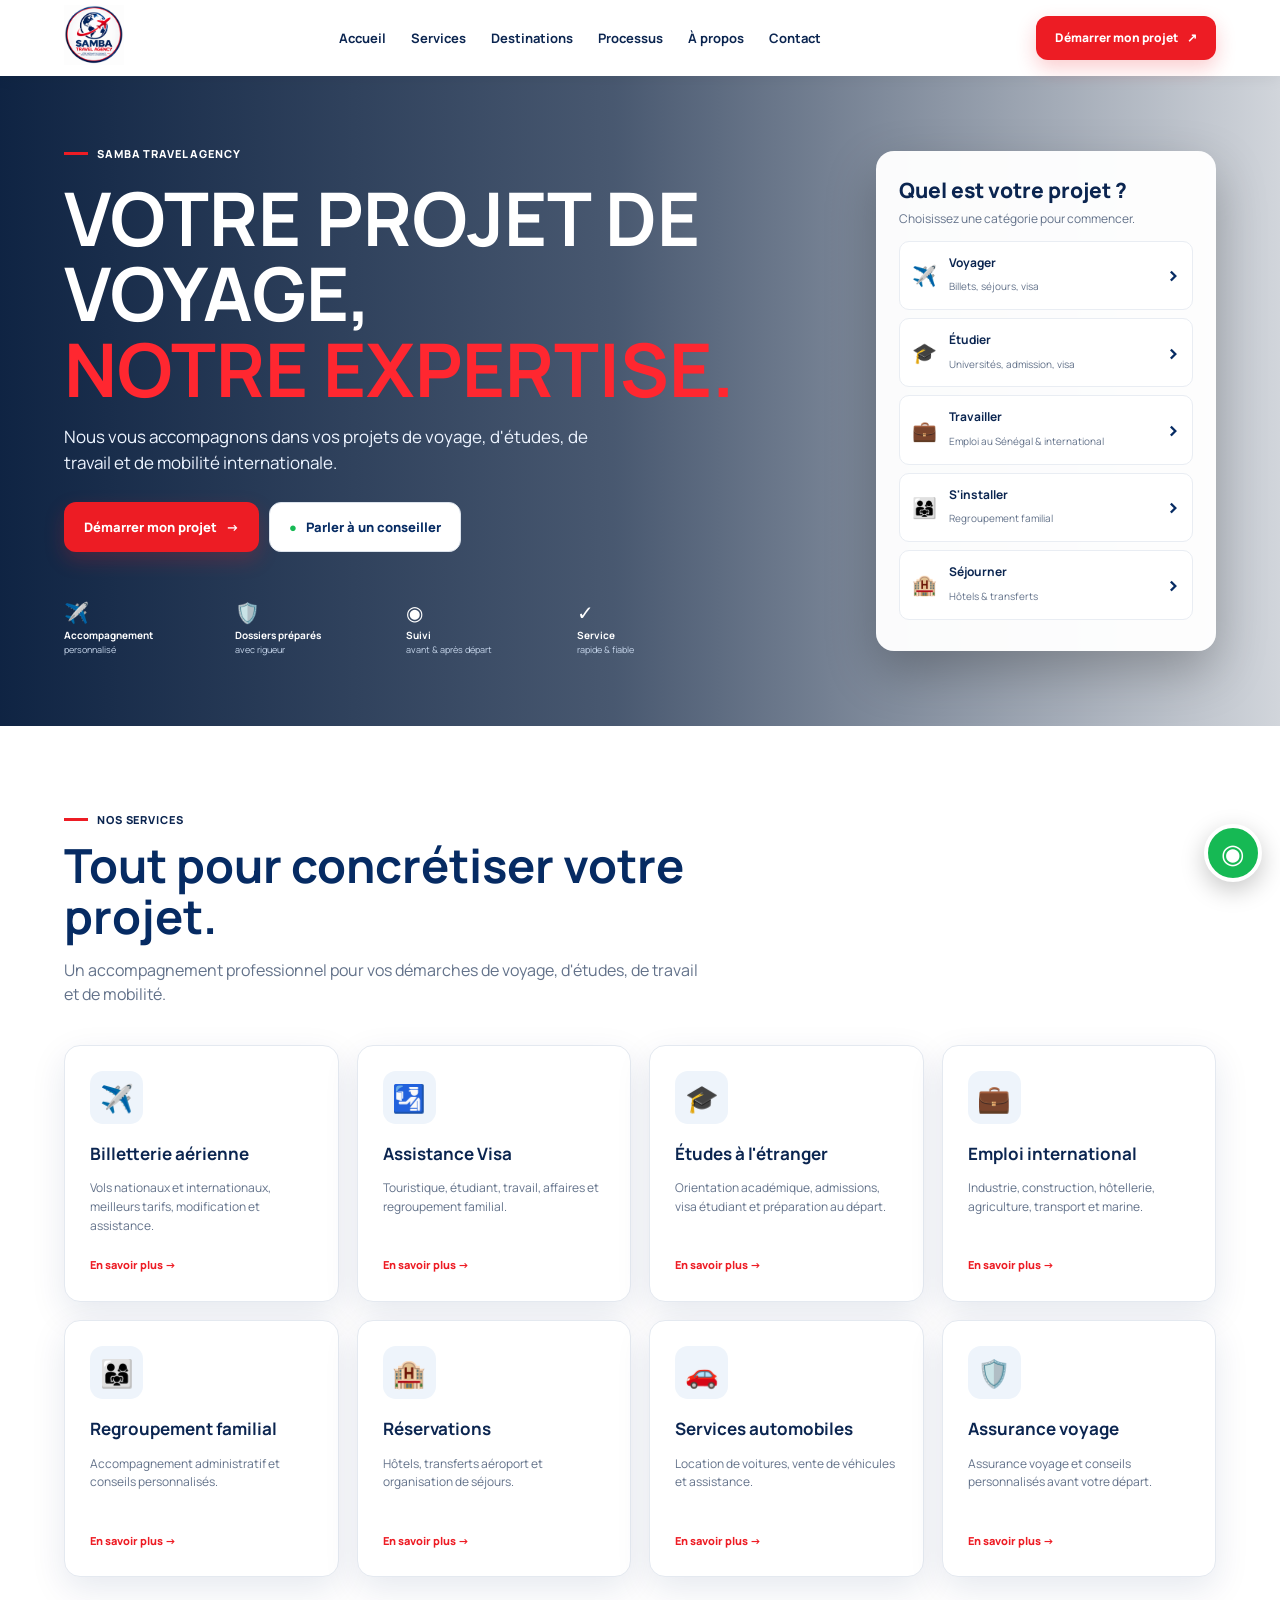
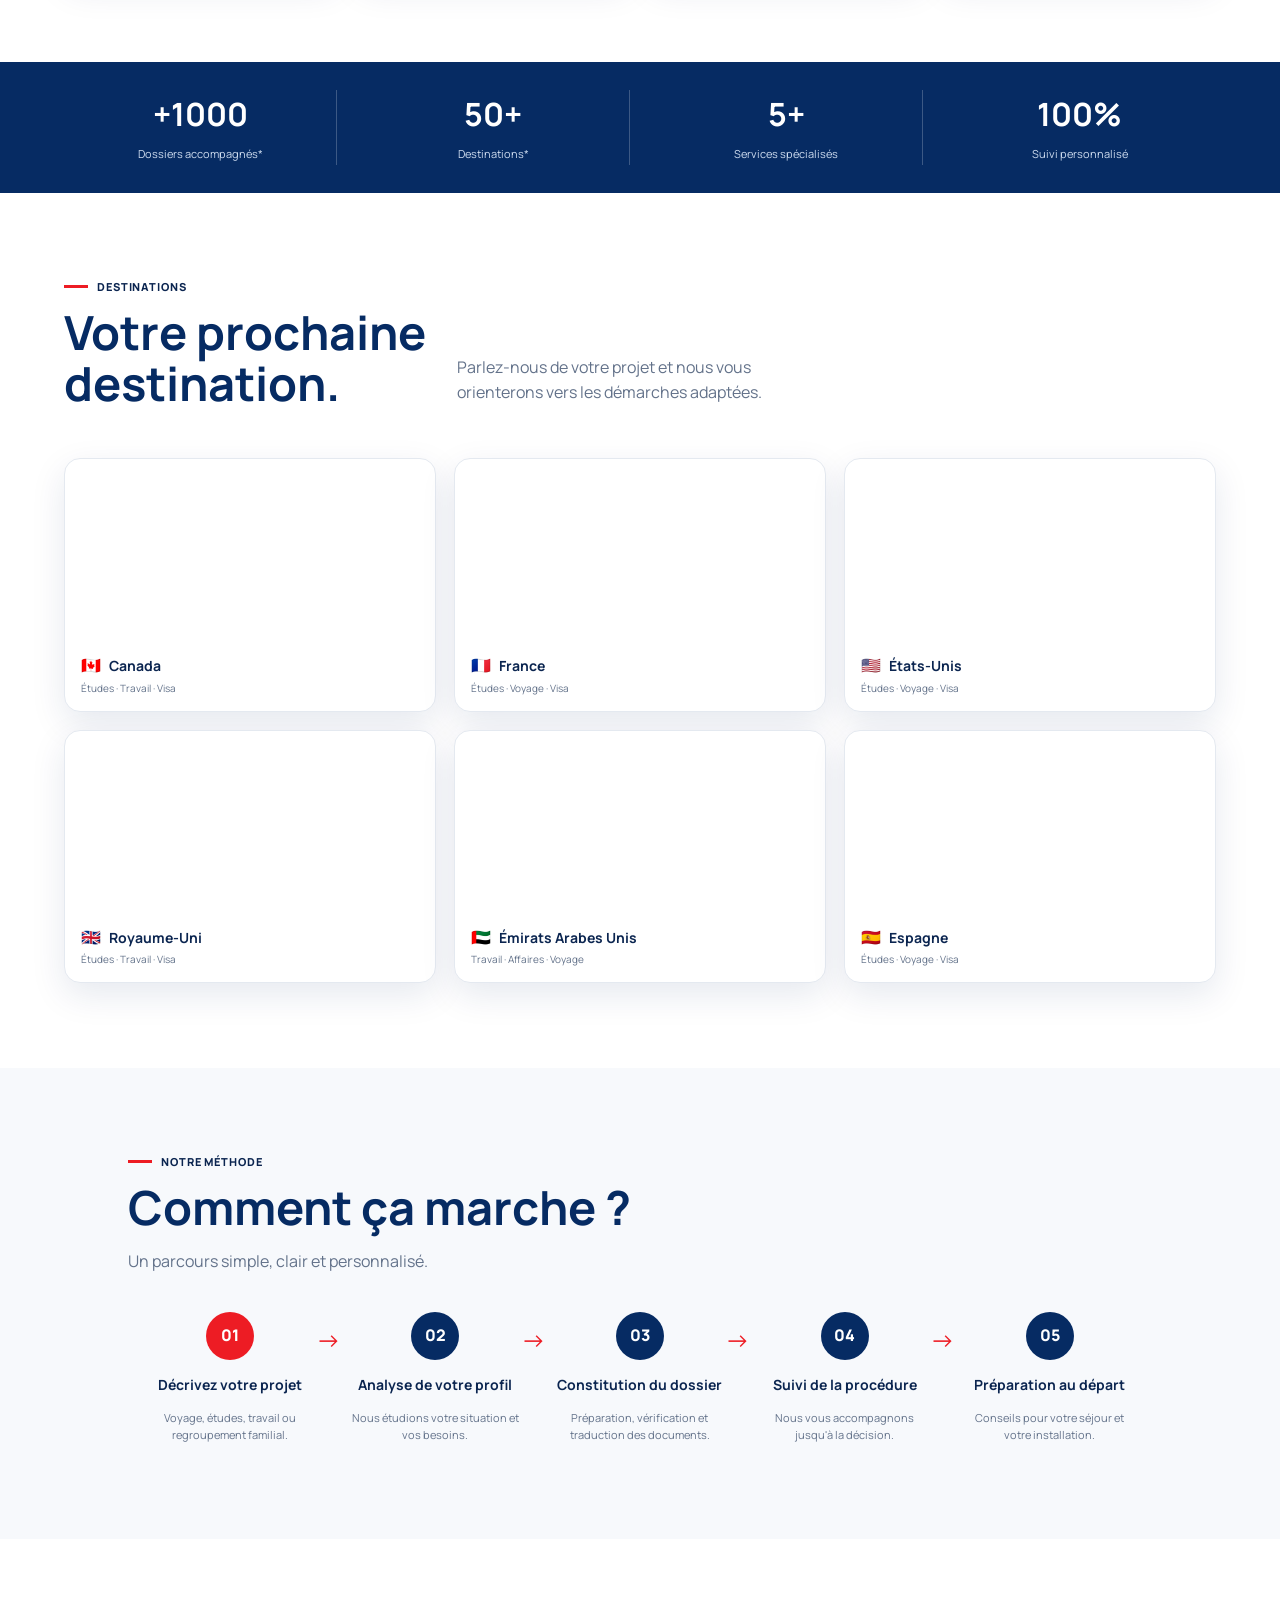
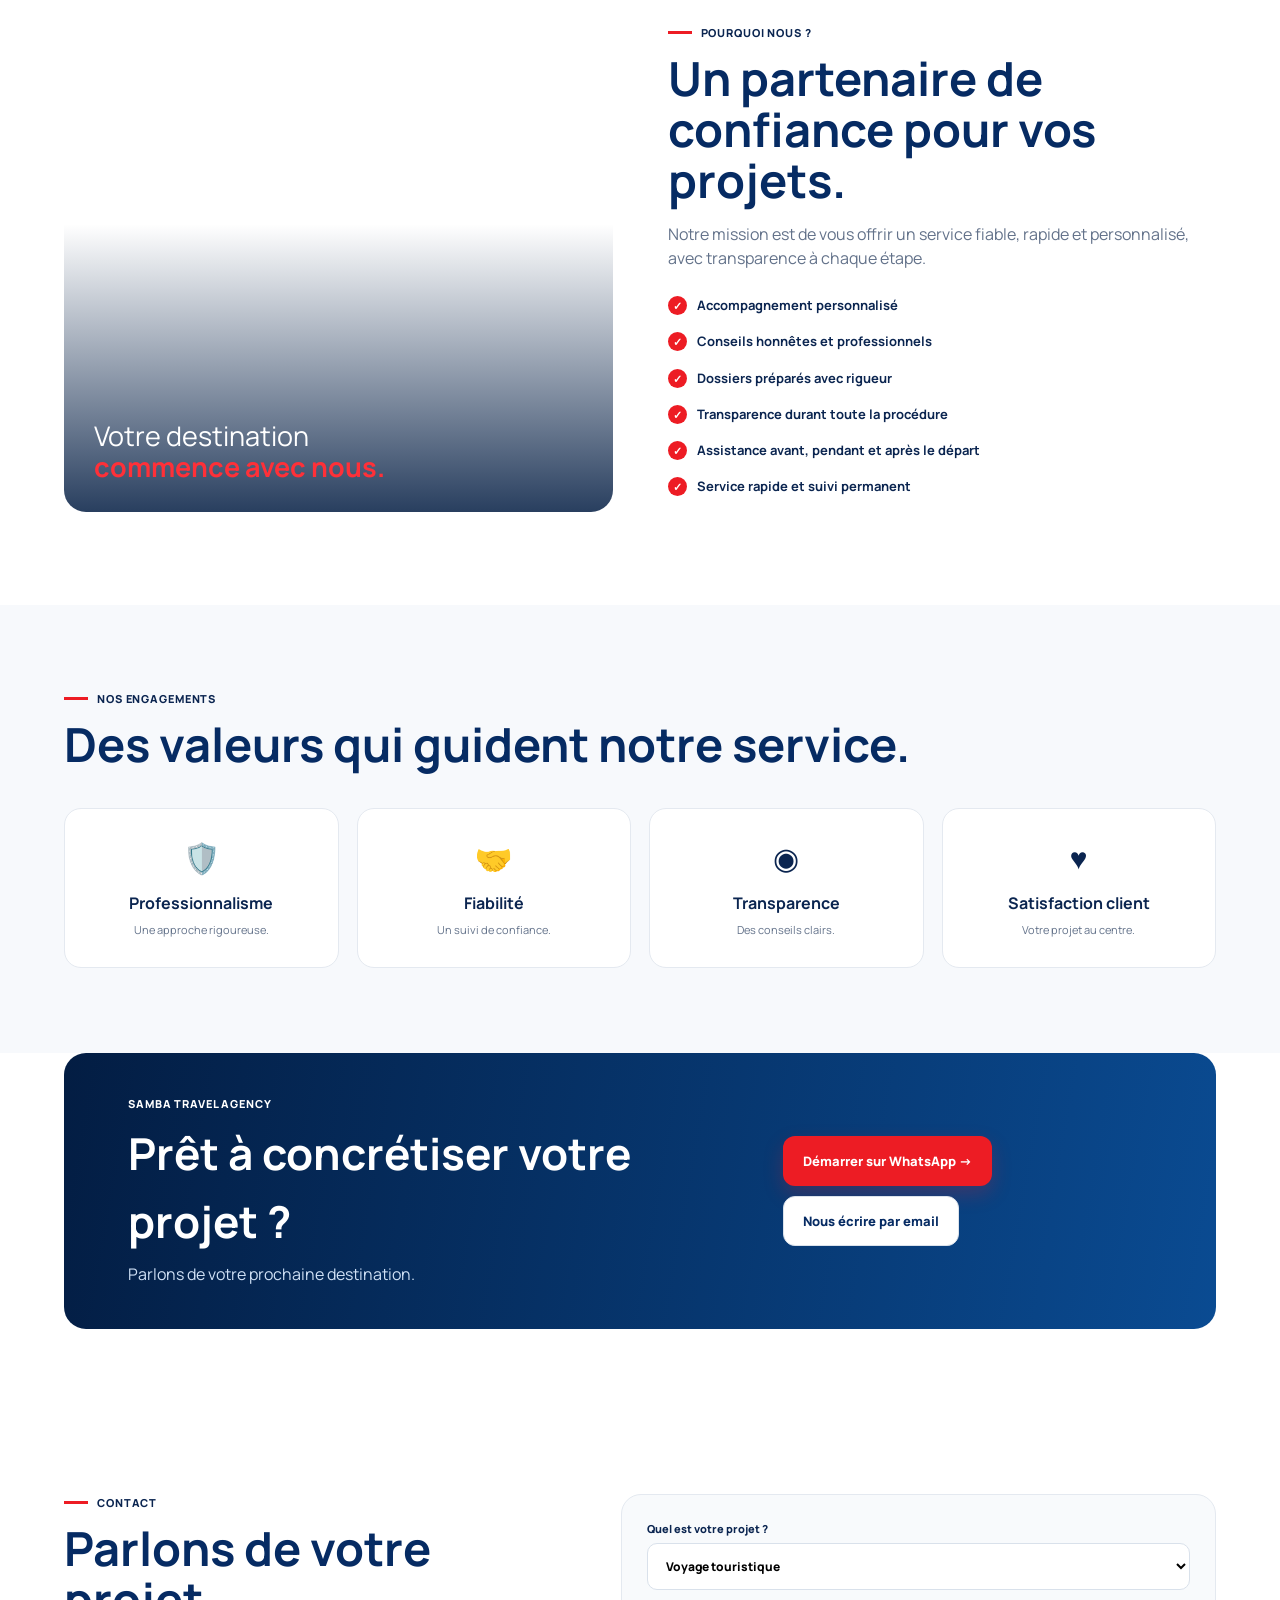
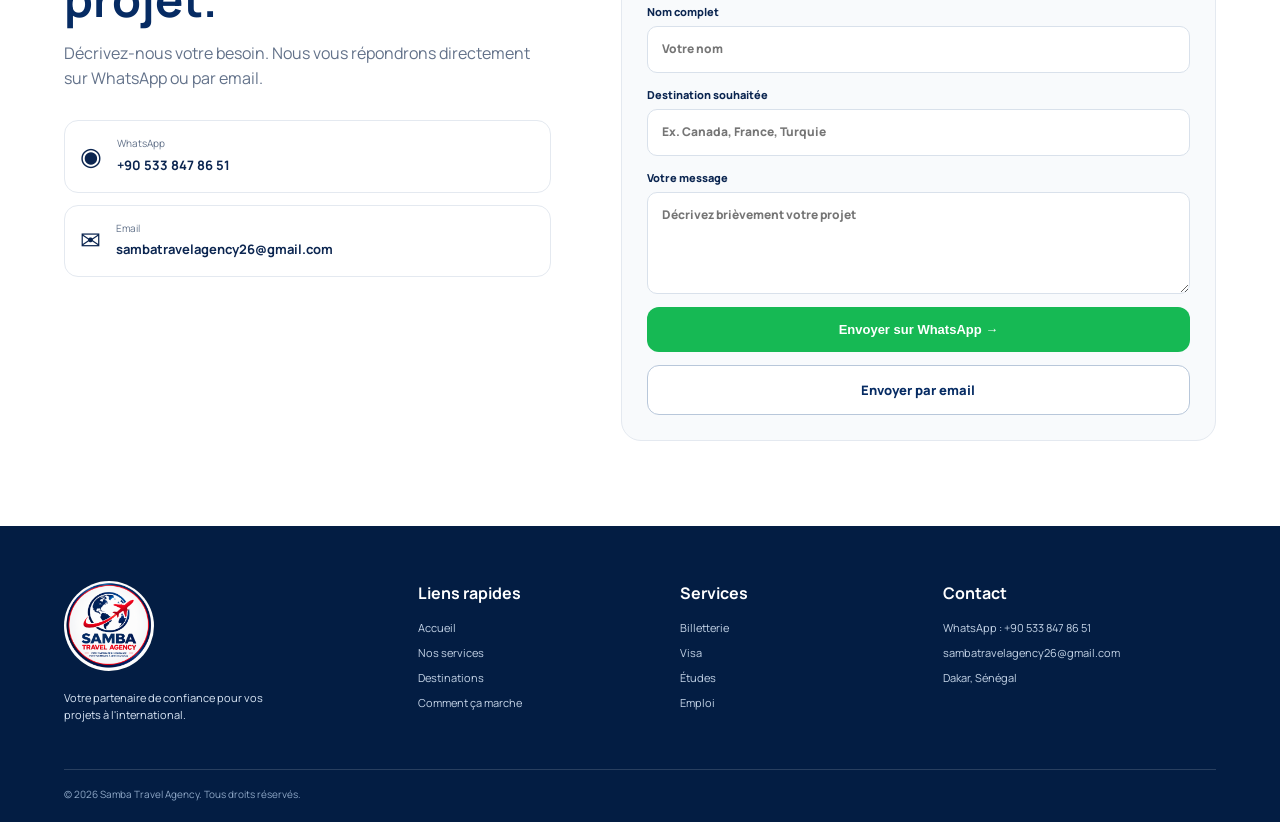
<file: index.html>
<!DOCTYPE html>
<html lang="fr">
<head>
  <meta charset="UTF-8" />
  <meta name="viewport" content="width=device-width, initial-scale=1.0" />
  <meta name="theme-color" content="#062B63" />
  <meta name="description" content="Samba Travel Agency — accompagnement pour vos projets de voyage, visa, études, emploi et mobilité internationale." />
  <title>Samba Travel Agency | Votre destination commence avec nous</title>
  <link rel="preconnect" href="https://fonts.googleapis.com">
  <link rel="preconnect" href="https://fonts.gstatic.com" crossorigin>
  <link href="https://fonts.googleapis.com/css2?family=Manrope:wght@400;500;600;700;800&display=swap" rel="stylesheet">
  <link rel="stylesheet" href="styles.css" />
</head>
<body>
  <header class="site-header">
    <a class="brand" href="#accueil" aria-label="Samba Travel Agency">
      <img src="logo-samba.png" alt="Logo Samba Travel Agency">
    </a>
    <nav class="desktop-nav" aria-label="Navigation principale">
      <a href="#accueil">Accueil</a>
      <a href="#services">Services</a>
      <a href="#destinations">Destinations</a>
      <a href="#processus">Processus</a>
      <a href="#apropos">À propos</a>
      <a href="#contact">Contact</a>
    </nav>
    <a class="btn btn-red header-cta" data-whatsapp href="#">Démarrer mon projet <span>↗</span></a>
    <button class="menu-btn" id="menuBtn" aria-label="Ouvrir le menu">☰</button>
  </header>

  <div class="mobile-menu" id="mobileMenu">
    <a href="#accueil">Accueil</a>
    <a href="#services">Nos services</a>
    <a href="#destinations">Destinations</a>
    <a href="#processus">Comment ça marche</a>
    <a href="#apropos">À propos</a>
    <a href="#contact">Contact</a>
    <a class="btn btn-red" data-whatsapp href="#">Parler à un conseiller WhatsApp</a>
  </div>

  <main>
    <section class="hero" id="accueil">
      <div class="hero-overlay"></div>
      <div class="hero-content">
        <div class="eyebrow"><i></i> SAMBA TRAVEL AGENCY</div>
        <h1>Votre projet de voyage,<br><strong>notre expertise.</strong></h1>
        <p>Nous vous accompagnons dans vos projets de voyage, d'études, de travail et de mobilité internationale.</p>
        <div class="hero-actions">
          <a class="btn btn-red" data-whatsapp href="#">Démarrer mon projet <span>→</span></a>
          <a class="btn btn-light" data-whatsapp href="#"><span class="wa">●</span> Parler à un conseiller</a>
        </div>
        <div class="trust-row">
          <span>✈️ <b>Accompagnement</b><small>personnalisé</small></span>
          <span>🛡️ <b>Dossiers préparés</b><small>avec rigueur</small></span>
          <span>◉ <b>Suivi</b><small>avant & après départ</small></span>
          <span>✓ <b>Service</b><small>rapide & fiable</small></span>
        </div>
      </div>

      <div class="project-card">
        <div class="project-title">Quel est votre projet ?</div>
        <p>Choisissez une catégorie pour commencer.</p>
        <a href="#contact" class="project-item"><span>✈️</span><div><b>Voyager</b><small>Billets, séjours, visa</small></div><strong>›</strong></a>
        <a href="#contact" class="project-item"><span>🎓</span><div><b>Étudier</b><small>Universités, admission, visa</small></div><strong>›</strong></a>
        <a href="#contact" class="project-item"><span>💼</span><div><b>Travailler</b><small>Emploi au Sénégal & international</small></div><strong>›</strong></a>
        <a href="#contact" class="project-item"><span>👨‍👩‍👧</span><div><b>S'installer</b><small>Regroupement familial</small></div><strong>›</strong></a>
        <a href="#contact" class="project-item"><span>🏨</span><div><b>Séjourner</b><small>Hôtels & transferts</small></div><strong>›</strong></a>
      </div>
    </section>

    <section class="section" id="services">
      <div class="section-heading">
        <div class="eyebrow"><i></i> NOS SERVICES</div>
        <h2>Tout pour concrétiser votre projet.</h2>
        <p>Un accompagnement professionnel pour vos démarches de voyage, d'études, de travail et de mobilité.</p>
      </div>
      <div class="services-grid">
        <article class="service-card">
          <div class="service-icon">✈️</div><h3>Billetterie aérienne</h3>
          <p>Vols nationaux et internationaux, meilleurs tarifs, modification et assistance.</p>
          <a href="#contact">En savoir plus →</a>
        </article>
        <article class="service-card">
          <div class="service-icon">🛂</div><h3>Assistance Visa</h3>
          <p>Touristique, étudiant, travail, affaires et regroupement familial.</p>
          <a href="#contact">En savoir plus →</a>
        </article>
        <article class="service-card">
          <div class="service-icon">🎓</div><h3>Études à l'étranger</h3>
          <p>Orientation académique, admissions, visa étudiant et préparation au départ.</p>
          <a href="#contact">En savoir plus →</a>
        </article>
        <article class="service-card">
          <div class="service-icon">💼</div><h3>Emploi international</h3>
          <p>Industrie, construction, hôtellerie, agriculture, transport et marine.</p>
          <a href="#contact">En savoir plus →</a>
        </article>
        <article class="service-card">
          <div class="service-icon">👨‍👩‍👧</div><h3>Regroupement familial</h3>
          <p>Accompagnement administratif et conseils personnalisés.</p>
          <a href="#contact">En savoir plus →</a>
        </article>
        <article class="service-card">
          <div class="service-icon">🏨</div><h3>Réservations</h3>
          <p>Hôtels, transferts aéroport et organisation de séjours.</p>
          <a href="#contact">En savoir plus →</a>
        </article>
        <article class="service-card">
          <div class="service-icon">🚗</div><h3>Services automobiles</h3>
          <p>Location de voitures, vente de véhicules et assistance.</p>
          <a href="#contact">En savoir plus →</a>
        </article>
        <article class="service-card">
          <div class="service-icon">🛡️</div><h3>Assurance voyage</h3>
          <p>Assurance voyage et conseils personnalisés avant votre départ.</p>
          <a href="#contact">En savoir plus →</a>
        </article>
      </div>
    </section>

    <section class="stats">
      <div><strong>+1000</strong><span>Dossiers accompagnés*</span></div>
      <div><strong>50+</strong><span>Destinations*</span></div>
      <div><strong>5+</strong><span>Services spécialisés</span></div>
      <div><strong>100%</strong><span>Suivi personnalisé</span></div>
    </section>

    <section class="section destinations" id="destinations">
      <div class="section-heading row-heading">
        <div><div class="eyebrow"><i></i> DESTINATIONS</div><h2>Votre prochaine destination.</h2></div>
        <p>Parlez-nous de votre projet et nous vous orienterons vers les démarches adaptées.</p>
      </div>
      <div class="destination-grid">
        <a href="#contact" class="destination"><div class="dest-photo canada"></div><div><span>🇨🇦</span><b>Canada</b><small>Études · Travail · Visa</small></div></a>
        <a href="#contact" class="destination"><div class="dest-photo france"></div><div><span>🇫🇷</span><b>France</b><small>Études · Voyage · Visa</small></div></a>
        <a href="#contact" class="destination"><div class="dest-photo usa"></div><div><span>🇺🇸</span><b>États-Unis</b><small>Études · Voyage · Visa</small></div></a>
        <a href="#contact" class="destination"><div class="dest-photo uk"></div><div><span>🇬🇧</span><b>Royaume-Uni</b><small>Études · Travail · Visa</small></div></a>
        <a href="#contact" class="destination"><div class="dest-photo uae"></div><div><span>🇦🇪</span><b>Émirats Arabes Unis</b><small>Travail · Affaires · Voyage</small></div></a>
        <a href="#contact" class="destination"><div class="dest-photo spain"></div><div><span>🇪🇸</span><b>Espagne</b><small>Études · Voyage · Visa</small></div></a>
      </div>
    </section>

    <section class="process section" id="processus">
      <div class="section-heading">
        <div class="eyebrow"><i></i> NOTRE MÉTHODE</div>
        <h2>Comment ça marche ?</h2>
        <p>Un parcours simple, clair et personnalisé.</p>
      </div>
      <div class="steps">
        <div class="step"><span>01</span><div><h3>Décrivez votre projet</h3><p>Voyage, études, travail ou regroupement familial.</p></div></div>
        <div class="step"><span>02</span><div><h3>Analyse de votre profil</h3><p>Nous étudions votre situation et vos besoins.</p></div></div>
        <div class="step"><span>03</span><div><h3>Constitution du dossier</h3><p>Préparation, vérification et traduction des documents.</p></div></div>
        <div class="step"><span>04</span><div><h3>Suivi de la procédure</h3><p>Nous vous accompagnons jusqu'à la décision.</p></div></div>
        <div class="step"><span>05</span><div><h3>Préparation au départ</h3><p>Conseils pour votre séjour et votre installation.</p></div></div>
      </div>
    </section>

    <section class="why section" id="apropos">
      <div class="why-image">
        <div class="why-copy">Votre destination<br><strong>commence avec nous.</strong></div>
      </div>
      <div class="why-content">
        <div class="eyebrow"><i></i> POURQUOI NOUS ?</div>
        <h2>Un partenaire de confiance pour vos projets.</h2>
        <p>Notre mission est de vous offrir un service fiable, rapide et personnalisé, avec transparence à chaque étape.</p>
        <ul>
          <li>Accompagnement personnalisé</li>
          <li>Conseils honnêtes et professionnels</li>
          <li>Dossiers préparés avec rigueur</li>
          <li>Transparence durant toute la procédure</li>
          <li>Assistance avant, pendant et après le départ</li>
          <li>Service rapide et suivi permanent</li>
        </ul>
      </div>
    </section>

    <section class="section commitments">
      <div class="section-heading"><div class="eyebrow"><i></i> NOS ENGAGEMENTS</div><h2>Des valeurs qui guident notre service.</h2></div>
      <div class="commit-grid">
        <div><span>🛡️</span><b>Professionnalisme</b><small>Une approche rigoureuse.</small></div>
        <div><span>🤝</span><b>Fiabilité</b><small>Un suivi de confiance.</small></div>
        <div><span>◉</span><b>Transparence</b><small>Des conseils clairs.</small></div>
        <div><span>♥</span><b>Satisfaction client</b><small>Votre projet au centre.</small></div>
      </div>
    </section>

    <section class="cta-banner">
      <div><div class="eyebrow">SAMBA TRAVEL AGENCY</div><h2>Prêt à concrétiser votre projet ?</h2><p>Parlons de votre prochaine destination.</p></div>
      <div class="cta-actions"><a class="btn btn-red" data-whatsapp href="#">Démarrer sur WhatsApp →</a><a class="btn btn-light" href="mailto:sambatravelagency26@gmail.com">Nous écrire par email</a></div>
    </section>

    <section class="section contact" id="contact">
      <div class="contact-info">
        <div class="eyebrow"><i></i> CONTACT</div>
        <h2>Parlons de votre projet.</h2>
        <p>Décrivez-nous votre besoin. Nous vous répondrons directement sur WhatsApp ou par email.</p>
        <div class="contact-links">
          <a data-whatsapp href="#"><span>◉</span><div><small>WhatsApp</small><b>+90 533 847 86 51</b></div></a>
          <a href="mailto:sambatravelagency26@gmail.com"><span>✉</span><div><small>Email</small><b>sambatravelagency26@gmail.com</b></div></a>
        </div>
      </div>
      <form id="contactForm" class="contact-form">
        <label>Quel est votre projet ?
          <select id="project">
            <option>Voyage touristique</option><option>Assistance visa</option><option>Études à l'étranger</option>
            <option>Emploi international</option><option>Regroupement familial</option><option>Billetterie</option><option>Autre</option>
          </select>
        </label>
        <label>Nom complet<input id="name" type="text" placeholder="Votre nom" required></label>
        <label>Destination souhaitée<input id="destination" type="text" placeholder="Ex. Canada, France, Turquie"></label>
        <label>Votre message<textarea id="message" rows="4" placeholder="Décrivez brièvement votre projet"></textarea></label>
        <button class="btn btn-green" type="submit">Envoyer sur WhatsApp →</button>
        <a class="btn btn-outline" href="mailto:sambatravelagency26@gmail.com">Envoyer par email</a>
      </form>
    </section>
  </main>

  <footer class="footer">
    <div class="footer-brand"><img src="logo-samba.png" alt="Samba Travel Agency"><p>Votre partenaire de confiance pour vos projets à l'international.</p></div>
    <div><h4>Liens rapides</h4><a href="#accueil">Accueil</a><a href="#services">Nos services</a><a href="#destinations">Destinations</a><a href="#processus">Comment ça marche</a></div>
    <div><h4>Services</h4><a href="#services">Billetterie</a><a href="#services">Visa</a><a href="#services">Études</a><a href="#services">Emploi</a></div>
    <div><h4>Contact</h4><a data-whatsapp href="#">WhatsApp : +90 533 847 86 51</a><a href="mailto:sambatravelagency26@gmail.com">sambatravelagency26@gmail.com</a><span>Dakar, Sénégal</span></div>
    <div class="footer-bottom">© 2026 Samba Travel Agency. Tous droits réservés.</div>
  </footer>

  <a class="floating-wa" data-whatsapp href="#" aria-label="Contacter Samba Travel Agency sur WhatsApp">◉</a>

  <script>
    const phone = "905338478651";
    const defaultMessage = "Bonjour Samba Travel Agency, je souhaite avoir des informations sur mon projet de voyage.";
    document.querySelectorAll("[data-whatsapp]").forEach(el => {
      el.href = `https://wa.me/${phone}?text=${encodeURIComponent(defaultMessage)}`;
      el.target = "_blank";
      el.rel = "noopener noreferrer";
    });

    const menuBtn = document.getElementById("menuBtn");
    const mobileMenu = document.getElementById("mobileMenu");
    menuBtn.addEventListener("click", () => mobileMenu.classList.toggle("open"));
    mobileMenu.querySelectorAll("a").forEach(a => a.addEventListener("click", () => mobileMenu.classList.remove("open")));

    document.getElementById("contactForm").addEventListener("submit", e => {
      e.preventDefault();
      const project = document.getElementById("project").value;
      const name = document.getElementById("name").value;
      const destination = document.getElementById("destination").value;
      const message = document.getElementById("message").value;
      const text = `Bonjour Samba Travel Agency,%0A%0AJe m'appelle ${name}.%0AProjet : ${project}.%0ADestination : ${destination || "À définir"}.%0A%0AMessage : ${message || "Je souhaite être accompagné(e) dans mon projet."}`;
      window.open(`https://wa.me/${phone}?text=${text}`, "_blank");
    });
  </script>
</body>
</html>
</file>
<file: styles.css>
:root{
  --navy:#062b63;--navy2:#031d43;--red:#ed1c24;--green:#16b954;--ink:#0b2550;
  --muted:#63728a;--line:#e4e9f0;--bg:#f7f9fc;--white:#fff;--shadow:0 12px 35px rgba(6,43,99,.10);
}
*{box-sizing:border-box}html{scroll-behavior:smooth}body{margin:0;font-family:Manrope,Arial,sans-serif;color:var(--ink);background:#fff;line-height:1.55}a{text-decoration:none;color:inherit}
.site-header{height:76px;padding:8px 5%;display:flex;align-items:center;justify-content:space-between;gap:22px;background:#fff;position:sticky;top:0;z-index:50;box-shadow:0 2px 16px rgba(0,0,0,.06)}
.brand img{height:60px;width:60px;object-fit:contain}.desktop-nav{display:flex;gap:25px;font-size:13px;font-weight:700}.desktop-nav a:hover{color:var(--red)}.header-cta{display:inline-flex!important;padding:12px 18px!important;font-size:12px!important}.menu-btn{display:none;border:0;background:none;font-size:27px;color:var(--navy)}
.mobile-menu{display:none}
.btn{display:inline-flex;align-items:center;justify-content:center;gap:9px;border-radius:12px;padding:14px 19px;font-weight:800;font-size:13px;border:1px solid transparent;transition:.2s;cursor:pointer}.btn:hover{transform:translateY(-2px)}.btn-red{background:var(--red);color:#fff;box-shadow:0 8px 20px rgba(237,28,36,.22)}.btn-light{background:#fff;color:var(--navy);border-color:#dbe2eb}.btn-green{background:var(--green);color:#fff}.btn-outline{border-color:#b8c7da;background:#fff;color:var(--navy)}
.hero{min-height:650px;position:relative;display:flex;align-items:center;padding:65px 5%;background:url("https://images.unsplash.com/photo-1436491865332-7a61a109cc05?auto=format&fit=crop&w=1800&q=85") center/cover no-repeat;overflow:hidden}.hero-overlay{position:absolute;inset:0;background:linear-gradient(90deg,rgba(2,24,57,.95) 0%,rgba(2,24,57,.72) 48%,rgba(2,24,57,.18) 100%)}.hero-content{position:relative;z-index:2;color:#fff;max-width:670px}.eyebrow{font-size:11px;font-weight:900;letter-spacing:.08em;display:flex;align-items:center;gap:9px;text-transform:uppercase}.eyebrow i{width:24px;height:3px;background:var(--red);display:inline-block}.hero h1{font-size:clamp(42px,6vw,74px);line-height:1.02;text-transform:uppercase;margin:18px 0}.hero h1 strong{color:#ff2730}.hero p{font-size:17px;max-width:570px;color:#edf4ff}.hero-actions{display:flex;gap:10px;flex-wrap:wrap;margin:25px 0}.trust-row{display:grid;grid-template-columns:repeat(4,1fr);gap:14px;margin-top:45px}.trust-row span{display:flex;flex-direction:column;font-size:20px}.trust-row b{font-size:10px}.trust-row small{font-size:9px;color:#c7d6eb}.wa{color:#16b954}
.project-card{position:relative;z-index:3;background:rgba(255,255,255,.97);width:340px;margin-left:auto;padding:23px;border-radius:18px;box-shadow:0 20px 50px rgba(0,0,0,.25)}.project-title{font-size:21px;font-weight:900}.project-card>p{font-size:12px;color:var(--muted);margin-top:3px}.project-item{display:flex;align-items:center;gap:12px;padding:12px;border:1px solid #e9edf3;border-radius:10px;margin:8px 0;background:#fff}.project-item>span{font-size:20px}.project-item div{flex:1}.project-item b{display:block;font-size:12px}.project-item small{font-size:10px;color:var(--muted)}.project-item strong{font-size:22px;color:var(--navy)}
.section{padding:85px 5%;max-width:1320px;margin:auto}.section-heading{max-width:730px;margin-bottom:38px}.section-heading h2,.why-content h2,.contact-info h2{font-size:clamp(30px,4vw,47px);line-height:1.08;margin:12px 0;color:var(--navy)}.section-heading p,.contact-info>p{color:var(--muted);max-width:650px}.services-grid{display:grid;grid-template-columns:repeat(4,1fr);gap:18px}.service-card{border:1px solid var(--line);padding:25px;border-radius:16px;background:#fff;box-shadow:var(--shadow);transition:.2s}.service-card:hover{transform:translateY(-5px);border-color:#c5d2e2}.service-icon{font-size:27px;background:#eef4fb;width:53px;height:53px;border-radius:13px;display:grid;place-items:center}.service-card h3{font-size:17px;margin:17px 0 8px}.service-card p{font-size:12px;color:var(--muted);min-height:60px}.service-card a{font-size:11px;font-weight:900;color:var(--red)}
.stats{background:var(--navy);color:#fff;padding:28px 5%;display:grid;grid-template-columns:repeat(4,1fr);gap:20px;text-align:center}.stats div{border-right:1px solid rgba(255,255,255,.22)}.stats div:last-child{border:0}.stats strong{display:block;font-size:32px}.stats span{font-size:11px;color:#cfddf0}
.row-heading{display:flex;justify-content:space-between;align-items:end;gap:30px}.row-heading>p{max-width:390px}.destination-grid{display:grid;grid-template-columns:repeat(3,1fr);gap:18px}.destination{border:1px solid var(--line);border-radius:16px;overflow:hidden;background:#fff;box-shadow:var(--shadow)}.dest-photo{height:180px;background-size:cover;background-position:center}.canada{background-image:url("https://images.unsplash.com/photo-1517935706615-2717063c2225?auto=format&fit=crop&w=900&q=80")}.france{background-image:url("https://images.unsplash.com/photo-1502602898657-3e91760cbb34?auto=format&fit=crop&w=900&q=80")}.usa{background-image:url("https://images.unsplash.com/photo-1485871981521-5b1fd3805eee?auto=format&fit=crop&w=900&q=80")}.uk{background-image:url("https://images.unsplash.com/photo-1529655683826-aba9b3e77383?auto=format&fit=crop&w=900&q=80")}.uae{background-image:url("https://images.unsplash.com/photo-1512453979798-5ea266f8880c?auto=format&fit=crop&w=900&q=80")}.spain{background-image:url("https://images.unsplash.com/photo-1539037116277-4db20889f2d4?auto=format&fit=crop&w=900&q=80")}.destination>div:last-child{padding:14px 16px}.destination span{margin-right:8px}.destination b{font-size:14px}.destination small{display:block;color:var(--muted);font-size:10px;margin-top:3px}
.process{background:var(--bg);max-width:none;padding-left:10%;padding-right:10%}.steps{display:grid;grid-template-columns:repeat(5,1fr);gap:0}.step{position:relative;text-align:center;padding:0 15px}.step:not(:last-child):after{content:"→";position:absolute;right:-8px;top:9px;color:var(--red);font-size:25px}.step>span{display:grid;place-items:center;margin:auto;width:48px;height:48px;border-radius:50%;background:var(--navy);color:#fff;font-weight:900}.step:first-child>span{background:var(--red)}.step h3{font-size:14px}.step p{font-size:11px;color:var(--muted)}
.why{display:grid;grid-template-columns:1fr 1fr;gap:55px;align-items:center}.why-image{min-height:480px;border-radius:22px;background:url("https://images.unsplash.com/photo-1544005313-94ddf0286df2?auto=format&fit=crop&w=1100&q=85") center/cover;position:relative;overflow:hidden}.why-image:after{content:"";position:absolute;inset:0;background:linear-gradient(0deg,rgba(3,29,67,.85),transparent 60%)}.why-copy{position:absolute;z-index:1;left:30px;bottom:30px;color:#fff;font-size:27px;line-height:1.15}.why-copy strong{color:#ff3038}.why-content p{color:var(--muted)}.why-content ul{padding:0;list-style:none}.why-content li{font-size:13px;font-weight:700;padding:8px 0}.why-content li:before{content:"✓";background:var(--red);color:#fff;width:19px;height:19px;display:inline-grid;place-items:center;border-radius:50%;margin-right:10px;font-size:11px}
.commitments{background:var(--bg);max-width:none}.commitments .section-heading,.commit-grid{max-width:1170px;margin-left:auto;margin-right:auto}.commit-grid{display:grid;grid-template-columns:repeat(4,1fr);gap:18px}.commit-grid>div{background:#fff;border:1px solid var(--line);border-radius:17px;padding:26px;text-align:center}.commit-grid span{font-size:30px;display:block}.commit-grid b{display:block;margin-top:10px}.commit-grid small{color:var(--muted);font-size:11px}
.cta-banner{margin:0 5% 80px;padding:42px 5%;border-radius:22px;color:#fff;background:linear-gradient(100deg,var(--navy2),#0a4b92);display:flex;justify-content:space-between;align-items:center;gap:25px}.cta-banner h2{font-size:clamp(28px,4vw,44px);margin:7px 0}.cta-banner p{margin:0;color:#cfe0f5}.cta-actions{display:flex;gap:10px;flex-wrap:wrap}
.contact{display:grid;grid-template-columns:.9fr 1.1fr;gap:70px}.contact-links{margin-top:30px;display:grid;gap:12px}.contact-links a{display:flex;gap:15px;align-items:center;border:1px solid var(--line);border-radius:14px;padding:15px}.contact-links span{font-size:25px}.contact-links small{display:block;color:var(--muted);font-size:10px}.contact-links b{font-size:13px}.contact-form{display:grid;gap:13px;padding:25px;background:#f8fafc;border:1px solid var(--line);border-radius:20px}.contact-form label{font-size:11px;font-weight:800}.contact-form input,.contact-form select,.contact-form textarea{display:block;width:100%;margin-top:6px;padding:13px 14px;border:1px solid #d9e1eb;border-radius:10px;background:#fff;font:inherit;font-size:12px;outline:none}.contact-form input:focus,.contact-form select:focus,.contact-form textarea:focus{border-color:#7da2cf}
.footer{background:#031d43;color:#dce8f7;padding:55px 5% 20px;display:grid;grid-template-columns:1.4fr 1fr 1fr 1.2fr;gap:35px;position:relative}.footer-brand img{width:90px;background:#fff;border-radius:50%}.footer p{font-size:11px;max-width:230px}.footer h4{color:#fff;margin:0 0 13px}.footer a,.footer span{display:block;color:#c6d5e8;font-size:11px;margin:8px 0}.footer a:hover{color:#fff}.footer-bottom{grid-column:1/-1;border-top:1px solid rgba(255,255,255,.15);padding-top:17px;font-size:10px;color:#8fa8c7}
.floating-wa{position:fixed;right:18px;bottom:18px;width:58px;height:58px;border-radius:50%;background:var(--green);color:#fff;display:grid;place-items:center;font-size:27px;box-shadow:0 8px 25px rgba(0,0,0,.22);z-index:60;border:4px solid #fff}

@media(max-width:1000px){.desktop-nav{display:none}.header-cta{display:none!important}.menu-btn{display:block}.hero{min-height:780px;display:block;padding:70px 5% 35px}.hero-content{max-width:700px}.project-card{width:100%;max-width:500px;margin:35px 0 0}.services-grid{grid-template-columns:repeat(2,1fr)}.steps{grid-template-columns:1fr;gap:25px}.step{text-align:left;display:flex;gap:18px;align-items:flex-start}.step>span{margin:0;flex:0 0 48px}.step:not(:last-child):after{display:none}.step h3{margin:0}.why{grid-template-columns:1fr}.commit-grid{grid-template-columns:repeat(2,1fr)}.contact{grid-template-columns:1fr}.footer{grid-template-columns:repeat(2,1fr)}}
@media(max-width:620px){.site-header{height:68px;padding:6px 17px}.brand img{height:54px;width:54px}.hero{min-height:790px;padding:52px 18px 25px;background-position:62% center}.hero-overlay{background:linear-gradient(180deg,rgba(2,24,57,.80) 0%,rgba(2,24,57,.93) 68%,rgba(2,24,57,.98) 100%)}.hero h1{font-size:43px;margin:13px 0}.hero p{font-size:14px}.hero-actions{display:grid}.hero-actions .btn{width:100%}.trust-row{grid-template-columns:repeat(2,1fr);margin-top:28px}.project-card{padding:16px;margin-top:28px}.section{padding:58px 18px}.section-heading{margin-bottom:27px}.section-heading h2,.why-content h2,.contact-info h2{font-size:31px}.services-grid{grid-template-columns:1fr;gap:12px}.service-card{padding:20px}.service-card p{min-height:auto}.stats{grid-template-columns:repeat(2,1fr);padding:22px 15px;gap:15px}.stats div{border-right:0;border-bottom:1px solid rgba(255,255,255,.18);padding-bottom:13px}.stats div:nth-child(3),.stats div:nth-child(4){border-bottom:0}.stats strong{font-size:27px}.destination-grid{grid-template-columns:1fr;gap:12px}.dest-photo{height:170px}.row-heading{display:block}.process{padding-left:18px;padding-right:18px}.why{gap:30px}.why-image{min-height:390px}.commit-grid{grid-template-columns:1fr 1fr;gap:10px}.commit-grid>div{padding:18px 10px}.commit-grid b{font-size:12px}.cta-banner{margin:0 18px 50px;padding:30px 20px;display:block}.cta-banner h2{font-size:29px}.cta-actions{display:grid;margin-top:20px}.contact-form{padding:17px}.footer{grid-template-columns:1fr;padding:45px 20px 20px}.footer-bottom{grid-column:1}.floating-wa{width:54px;height:54px;right:14px;bottom:14px}.mobile-menu{position:fixed;top:68px;left:0;right:0;background:#fff;z-index:49;padding:18px;box-shadow:0 12px 25px rgba(0,0,0,.12)}.mobile-menu.open{display:grid;gap:14px}.mobile-menu>a{font-size:14px;font-weight:800;padding:8px}.mobile-menu .btn{color:#fff}}
</file>
